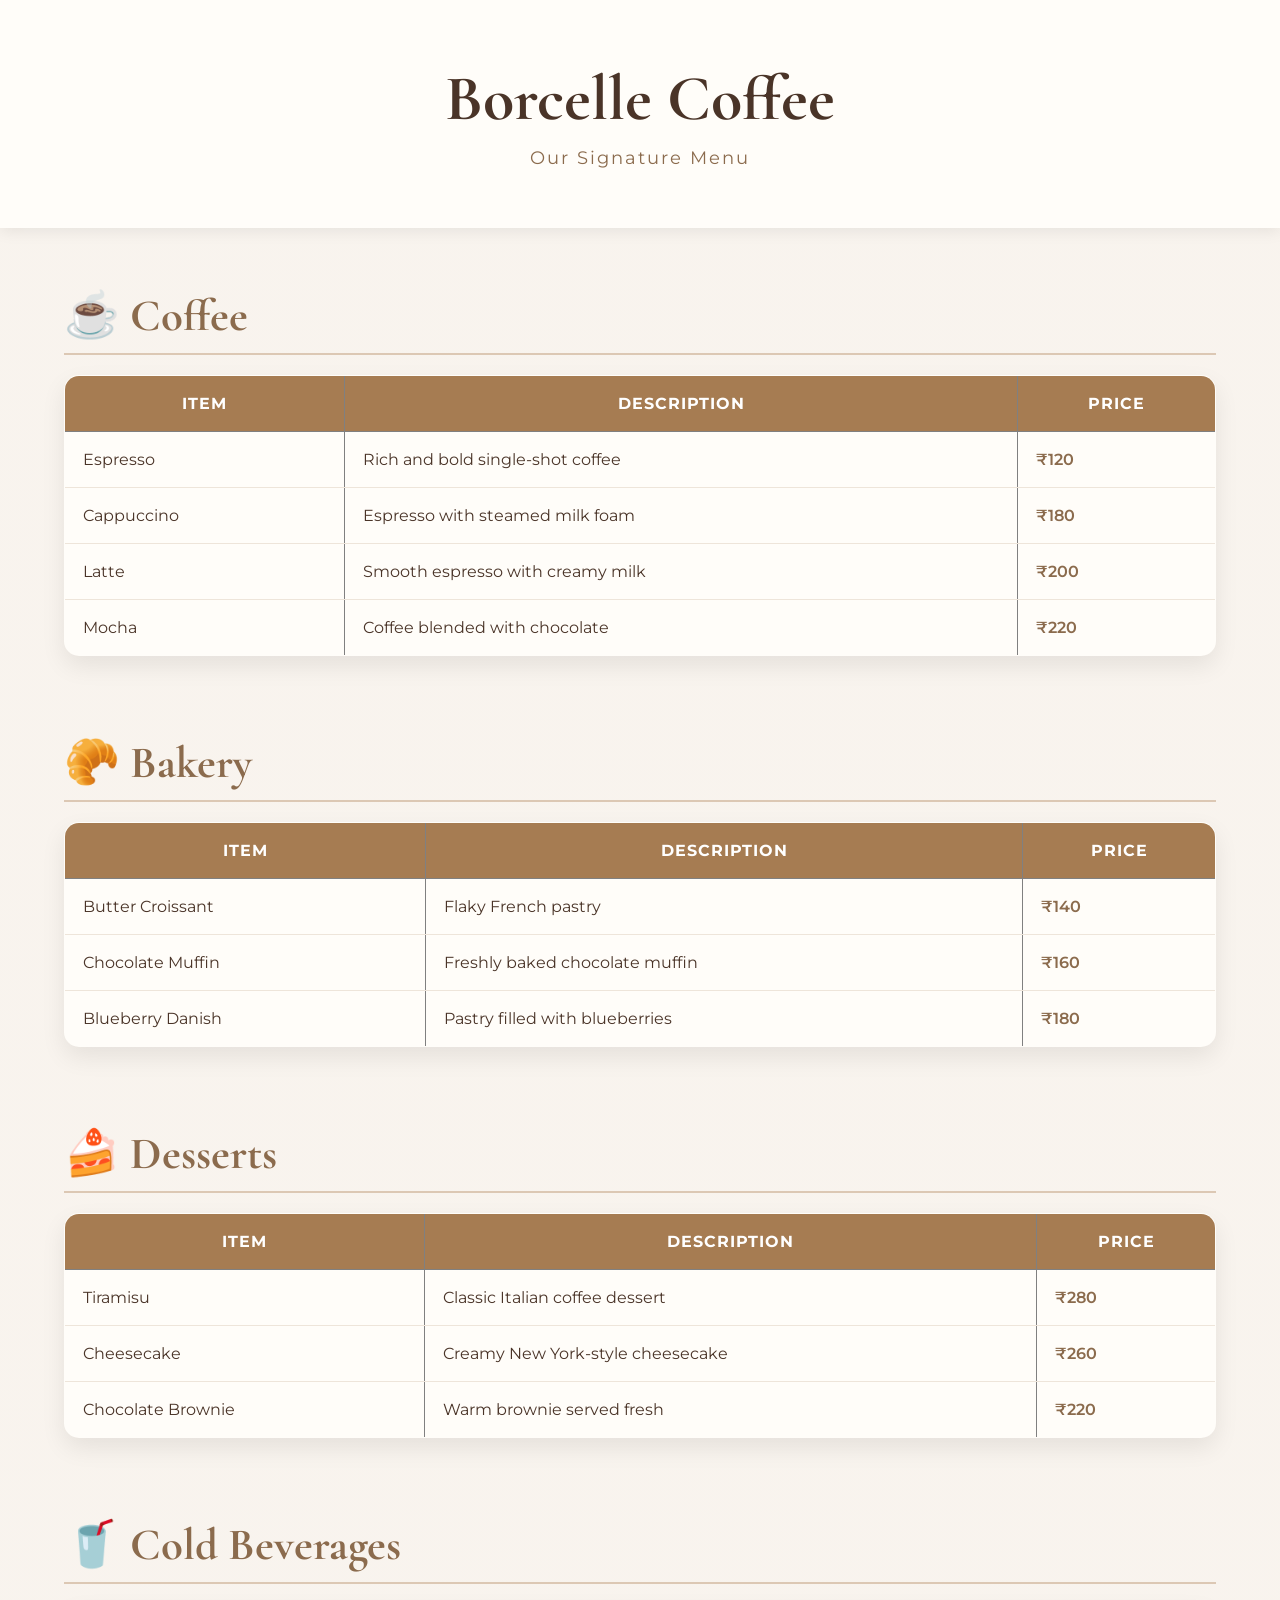
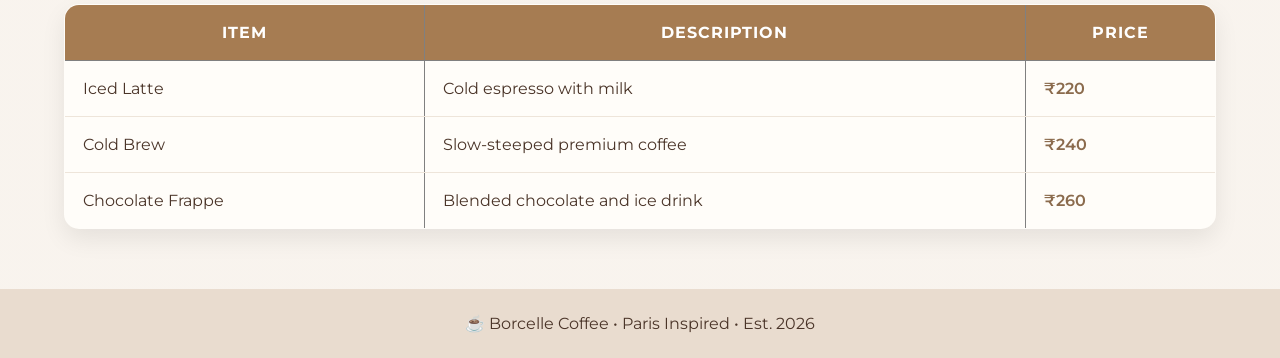
<file: Project1/cafemenu.html>
<!DOCTYPE html>
<html lang="en">
<head>
    <meta charset="UTF-8">
    <meta name="viewport" content="width=device-width, initial-scale=1.0">
    <title>Menu | Borcelle Coffee</title>
    <link rel="stylesheet" href="css/style1.css">
</head>
<body>

    <header>
        <h1>Borcelle Coffee</h1>
        <p>Our Signature Menu</p>
    </header>

    <main>

        <section>
            <h2>☕ Coffee</h2>

            <table border="1" cellpadding="10">
                <tr>
                    <th>Item</th>
                    <th>Description</th>
                    <th>Price</th>
                </tr>

                <tr>
                    <td>Espresso</td>
                    <td>Rich and bold single-shot coffee</td>
                    <td>₹120</td>
                </tr>

                <tr>
                    <td>Cappuccino</td>
                    <td>Espresso with steamed milk foam</td>
                    <td>₹180</td>
                </tr>

                <tr>
                    <td>Latte</td>
                    <td>Smooth espresso with creamy milk</td>
                    <td>₹200</td>
                </tr>

                <tr>
                    <td>Mocha</td>
                    <td>Coffee blended with chocolate</td>
                    <td>₹220</td>
                </tr>
            </table>
        </section>

        <br>

        <section>
            <h2>🥐 Bakery</h2>

            <table border="1" cellpadding="10">
                <tr>
                    <th>Item</th>
                    <th>Description</th>
                    <th>Price</th>
                </tr>

                <tr>
                    <td>Butter Croissant</td>
                    <td>Flaky French pastry</td>
                    <td>₹140</td>
                </tr>

                <tr>
                    <td>Chocolate Muffin</td>
                    <td>Freshly baked chocolate muffin</td>
                    <td>₹160</td>
                </tr>

                <tr>
                    <td>Blueberry Danish</td>
                    <td>Pastry filled with blueberries</td>
                    <td>₹180</td>
                </tr>
            </table>
        </section>

        <br>

        <section>
            <h2>🍰 Desserts</h2>

            <table border="1" cellpadding="10">
                <tr>
                    <th>Item</th>
                    <th>Description</th>
                    <th>Price</th>
                </tr>

                <tr>
                    <td>Tiramisu</td>
                    <td>Classic Italian coffee dessert</td>
                    <td>₹280</td>
                </tr>

                <tr>
                    <td>Cheesecake</td>
                    <td>Creamy New York-style cheesecake</td>
                    <td>₹260</td>
                </tr>

                <tr>
                    <td>Chocolate Brownie</td>
                    <td>Warm brownie served fresh</td>
                    <td>₹220</td>
                </tr>
            </table>
        </section>

        <br>

        <section>
            <h2>🥤 Cold Beverages</h2>

            <table border="1" cellpadding="10">
                <tr>
                    <th>Item</th>
                    <th>Description</th>
                    <th>Price</th>
                </tr>

                <tr>
                    <td>Iced Latte</td>
                    <td>Cold espresso with milk</td>
                    <td>₹220</td>
                </tr>

                <tr>
                    <td>Cold Brew</td>
                    <td>Slow-steeped premium coffee</td>
                    <td>₹240</td>
                </tr>

                <tr>
                    <td>Chocolate Frappe</td>
                    <td>Blended chocolate and ice drink</td>
                    <td>₹260</td>
                </tr>
            </table>
        </section>

    </main>

    <footer>
        <p>☕ Borcelle Coffee • Paris Inspired • Est. 2026</p>
    </footer>

</body>
</html>
</file>
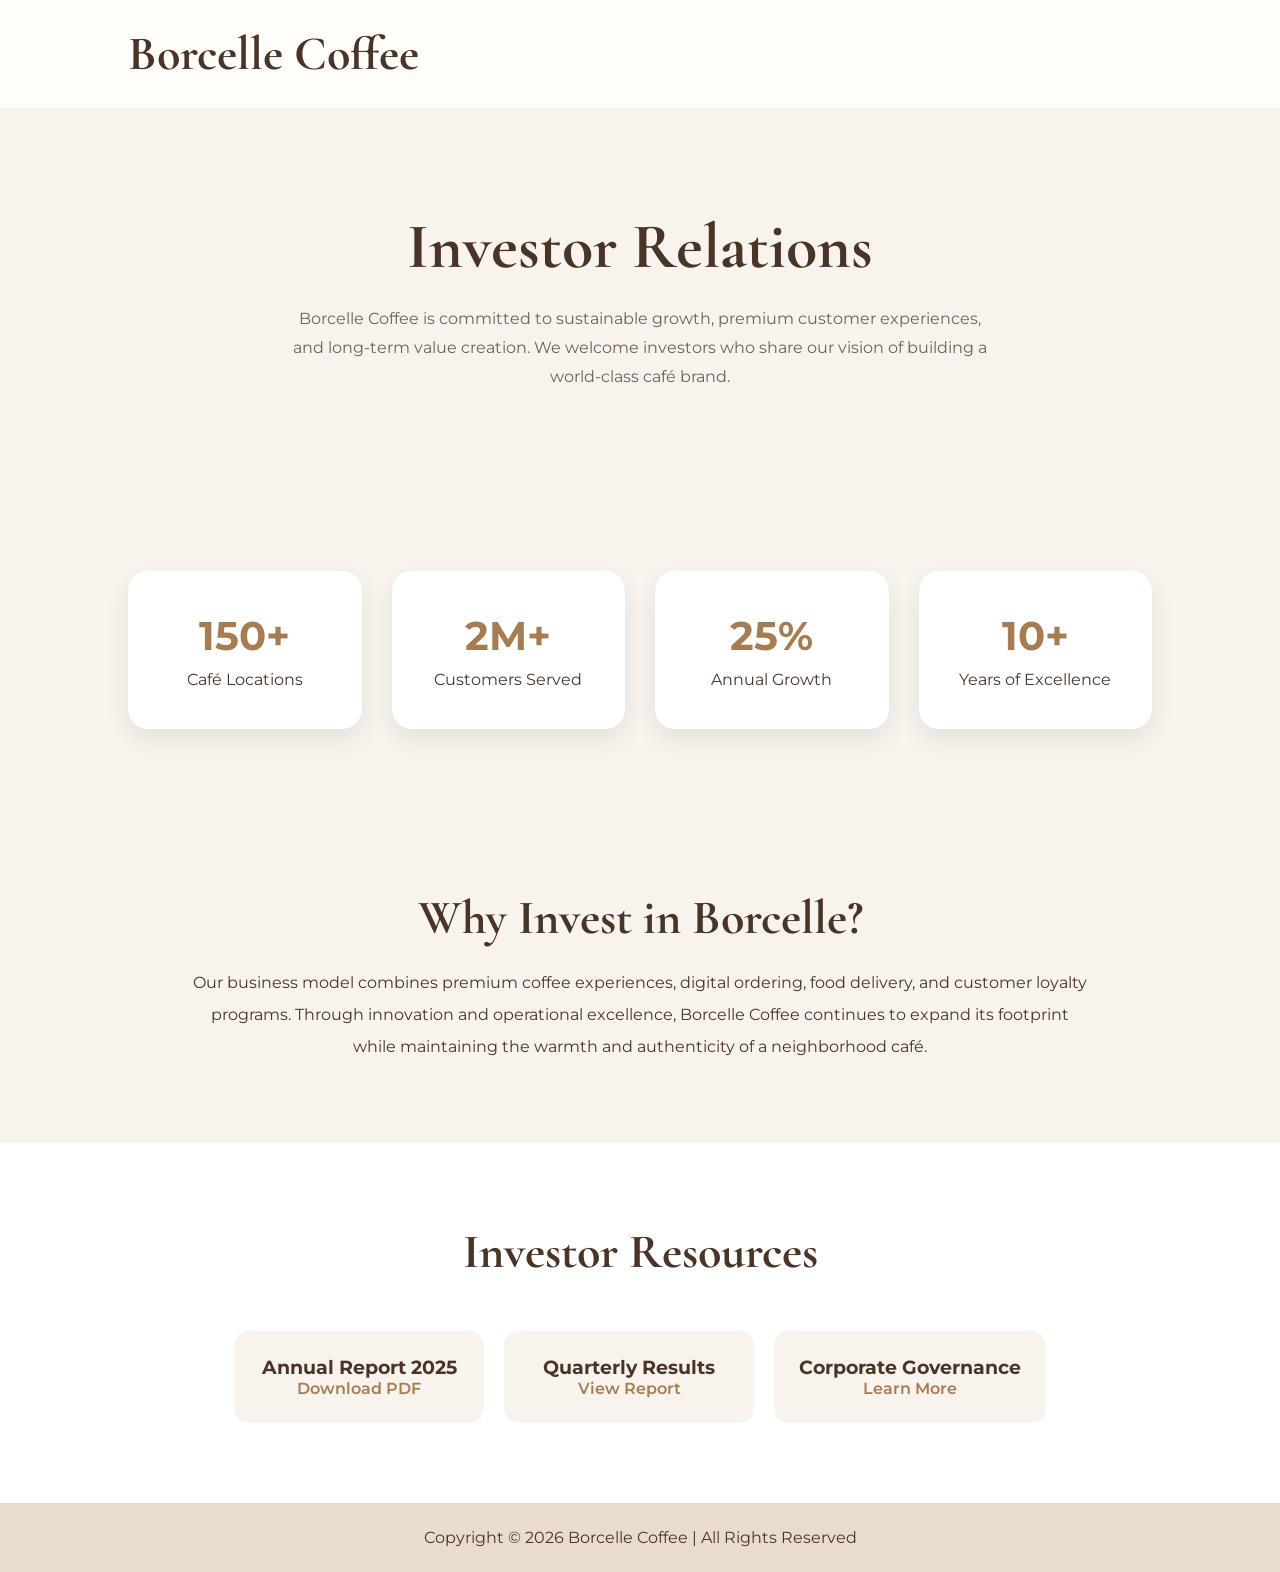
<file: Project1/investor.html>
<!DOCTYPE html>
<html lang="en">
<head>
    <meta charset="UTF-8">
    <meta name="viewport" content="width=device-width, initial-scale=1.0">
    <title>Investor Relations | Borcelle Coffee</title>

    <link href="https://fonts.googleapis.com/css2?family=Cormorant+Garamond:wght@500;600;700&family=Montserrat:wght@300;400;500;600&display=swap" rel="stylesheet">

    <style>
        *{
            margin:0;
            padding:0;
            box-sizing:border-box;
        }

        body{
            font-family:'Montserrat', sans-serif;
            background:#f8f3ed;
            color:#4a3428;
        }

        header{
            background:#fffdf9;
            padding:25px 10%;
            box-shadow:0 2px 10px rgba(0,0,0,0.08);
        }

        header h1{
            font-family:'Cormorant Garamond', serif;
            font-size:3rem;
        }

        .hero{
            text-align:center;
            padding:100px 10%;
            background:linear-gradient(
                rgba(248,243,237,0.9),
                rgba(248,243,237,0.9)
            );
        }

        .hero h2{
            font-family:'Cormorant Garamond', serif;
            font-size:4rem;
            margin-bottom:20px;
        }

        .hero p{
            max-width:700px;
            margin:auto;
            line-height:1.8;
            color:#6f6256;
        }

        .stats{
            display:grid;
            grid-template-columns:repeat(auto-fit,minmax(220px,1fr));
            gap:30px;
            padding:80px 10%;
        }

        .stat-card{
            background:white;
            padding:40px;
            border-radius:20px;
            text-align:center;
            box-shadow:0 10px 25px rgba(0,0,0,0.08);
        }

        .stat-card h3{
            font-size:2.5rem;
            color:#a67c52;
            margin-bottom:10px;
        }

        .about{
            padding:80px 10%;
            text-align:center;
        }

        .about h2{
            font-family:'Cormorant Garamond', serif;
            font-size:3rem;
            margin-bottom:20px;
        }

        .about p{
            max-width:900px;
            margin:auto;
            line-height:2;
        }

        .reports{
            padding:80px 10%;
            background:white;
        }

        .reports h2{
            text-align:center;
            font-family:'Cormorant Garamond', serif;
            font-size:3rem;
            margin-bottom:50px;
        }

        .report-list{
            display:flex;
            flex-wrap:wrap;
            gap:20px;
            justify-content:center;
        }

        .report{
            background:#f8f3ed;
            padding:25px;
            border-radius:15px;
            min-width:250px;
            text-align:center;
        }

        .report a{
            text-decoration:none;
            color:#a67c52;
            font-weight:600;
        }

        footer{
            text-align:center;
            padding:25px;
            background:#e9dccf;
        }
    </style>
</head>
<body>

    <header>
        <h1>Borcelle Coffee</h1>
    </header>

    <section class="hero">
        <h2>Investor Relations</h2>

        <p>
            Borcelle Coffee is committed to sustainable growth, premium customer
            experiences, and long-term value creation. We welcome investors who
            share our vision of building a world-class café brand.
        </p>
    </section>

    <section class="stats">

        <div class="stat-card">
            <h3>150+</h3>
            <p>Café Locations</p>
        </div>

        <div class="stat-card">
            <h3>2M+</h3>
            <p>Customers Served</p>
        </div>

        <div class="stat-card">
            <h3>25%</h3>
            <p>Annual Growth</p>
        </div>

        <div class="stat-card">
            <h3>10+</h3>
            <p>Years of Excellence</p>
        </div>

    </section>

    <section class="about">

        <h2>Why Invest in Borcelle?</h2>

        <p>
            Our business model combines premium coffee experiences,
            digital ordering, food delivery, and customer loyalty programs.
            Through innovation and operational excellence, Borcelle Coffee
            continues to expand its footprint while maintaining the warmth
            and authenticity of a neighborhood café.
        </p>

    </section>

    <section class="reports">

        <h2>Investor Resources</h2>

        <div class="report-list">

            <div class="report">
                <h3>Annual Report 2025</h3>
                <a href="#">Download PDF</a>
            </div>

            <div class="report">
                <h3>Quarterly Results</h3>
                <a href="#">View Report</a>
            </div>

            <div class="report">
                <h3>Corporate Governance</h3>
                <a href="#">Learn More</a>
            </div>

        </div>

    </section>

    <footer>
        Copyright &copy; 2026 Borcelle Coffee | All Rights Reserved
    </footer>

</body>
</html>
</file>
<file: Project1/css/style1.css>
@import url('https://fonts.googleapis.com/css2?family=Cormorant+Garamond:wght@500;600;700&family=Montserrat:wght@300;400;500;600&display=swap');

*{
    margin:0;
    padding:0;
    box-sizing:border-box;
}

body{
    font-family:'Montserrat', sans-serif;

    background:linear-gradient(
        rgba(248,243,237,0.95),
        rgba(248,243,237,0.95)
    );

    color:#4A3428;

    min-height:100vh;
}

/* =====================
   HEADER
===================== */

header{
    text-align:center;

    padding:60px 20px;

    background:#FFFDF9;

    box-shadow:0 3px 15px rgba(0,0,0,0.08);
}

header h1{
    font-family:'Cormorant Garamond', serif;

    font-size:4rem;

    color:#4A3428;

    margin-bottom:10px;
}

header p{
    font-size:1.1rem;

    color:#8B6B4D;

    letter-spacing:2px;
}

/* =====================
   MAIN
===================== */

main{
    width:90%;
    max-width:1200px;

    margin:60px auto;
}

/* =====================
   SECTIONS
===================== */

section{
    margin-bottom:60px;
}

section h2{
    font-family:'Cormorant Garamond', serif;

    font-size:2.8rem;

    color:#8B6B4D;

    margin-bottom:20px;

    border-bottom:2px solid #DCC8B4;

    padding-bottom:10px;
}

/* =====================
   TABLE
===================== */

table{
    width:100%;

    border-collapse:collapse;

    background:#FFFDF9;

    border-radius:15px;

    overflow:hidden;

    box-shadow:0 10px 25px rgba(0,0,0,0.08);
}

th{
    background:#A67C52;

    color:white;

    padding:18px;

    font-size:1rem;

    text-transform:uppercase;

    letter-spacing:1px;
}

td{
    padding:18px;

    border-bottom:1px solid #EEE5DA;

    transition:0.3s;
}

tr:hover td{
    background:#FAF4ED;
}

td:last-child{
    font-weight:600;

    color:#8B6B4D;
}

/* =====================
   FOOTER
===================== */

footer{
    background:#E9DCCF;

    text-align:center;

    padding:25px;

    color:#4A3428;

    margin-top:60px;
}

/* =====================
   RESPONSIVE
===================== */

@media(max-width:768px){

    header h1{
        font-size:2.8rem;
    }

    section h2{
        font-size:2rem;
    }

    table{
        font-size:0.9rem;
    }

    th,
    td{
        padding:12px;
    }
}
</file>
